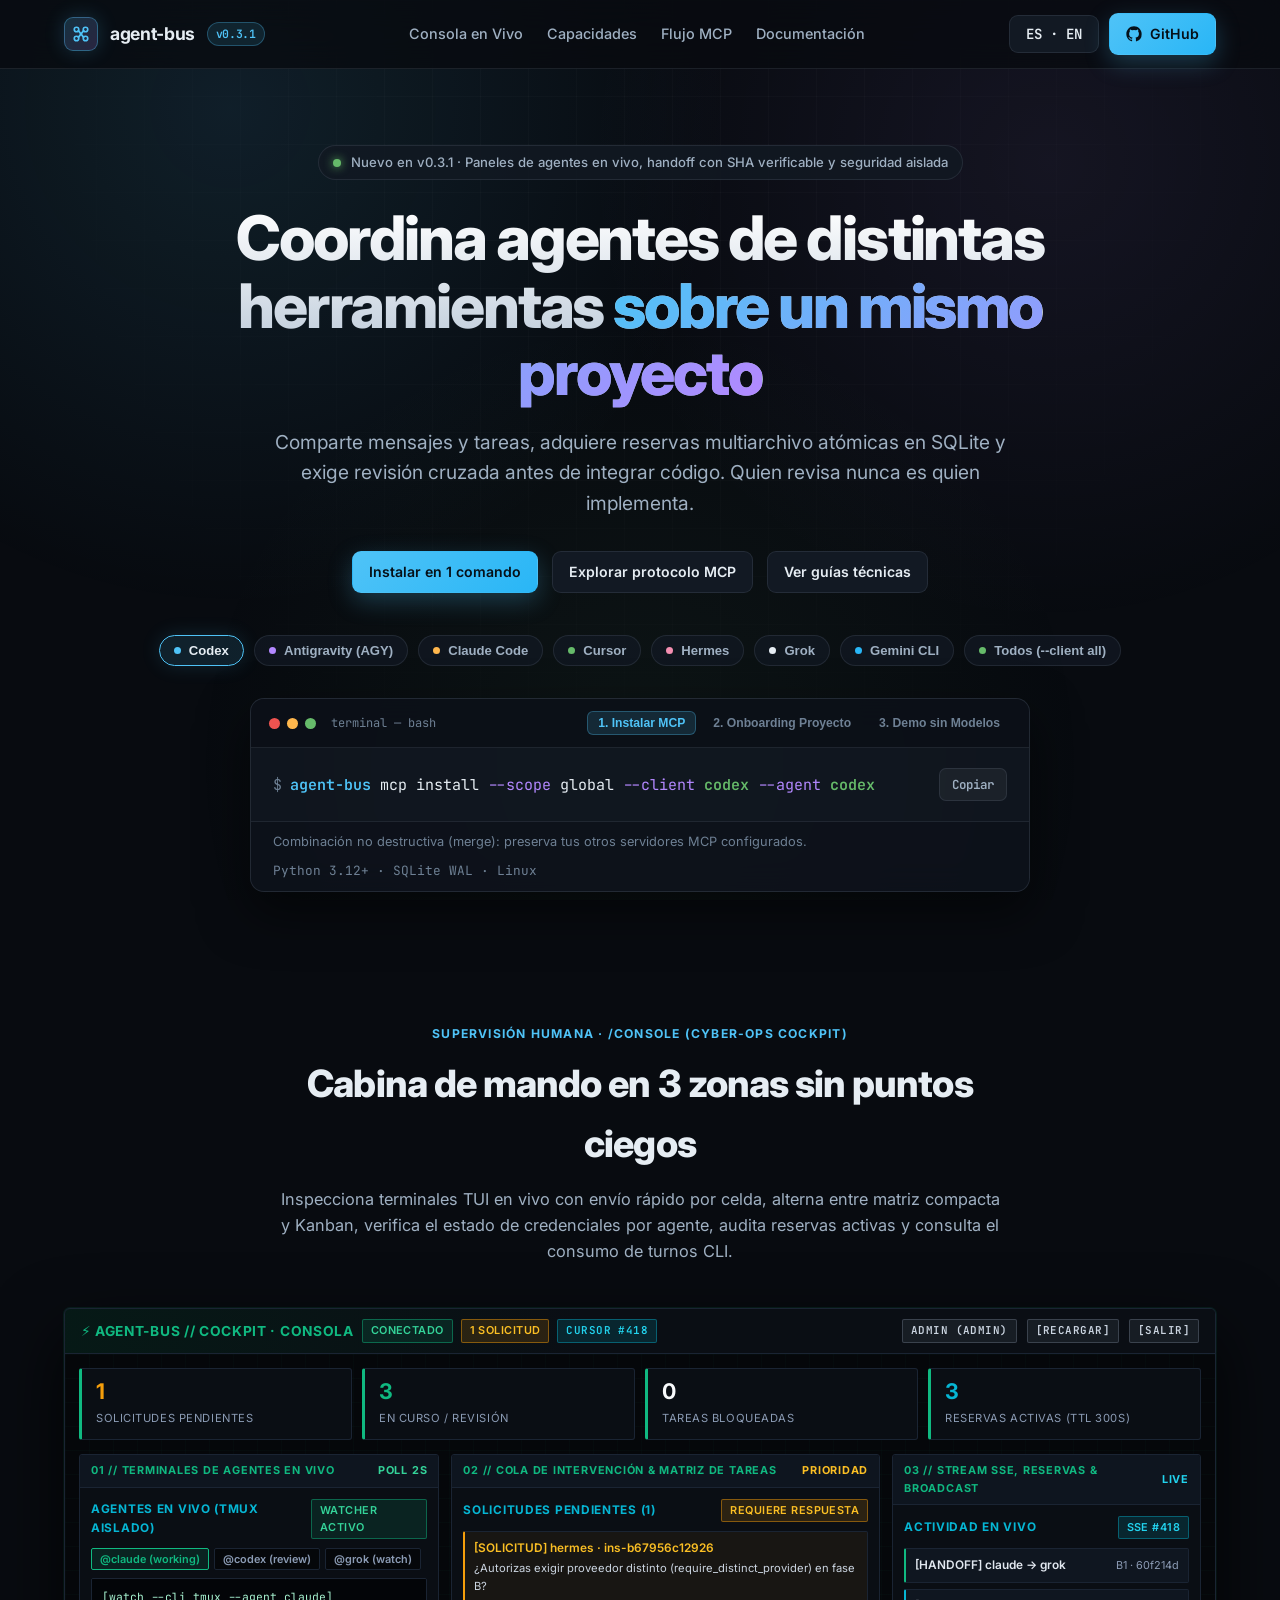
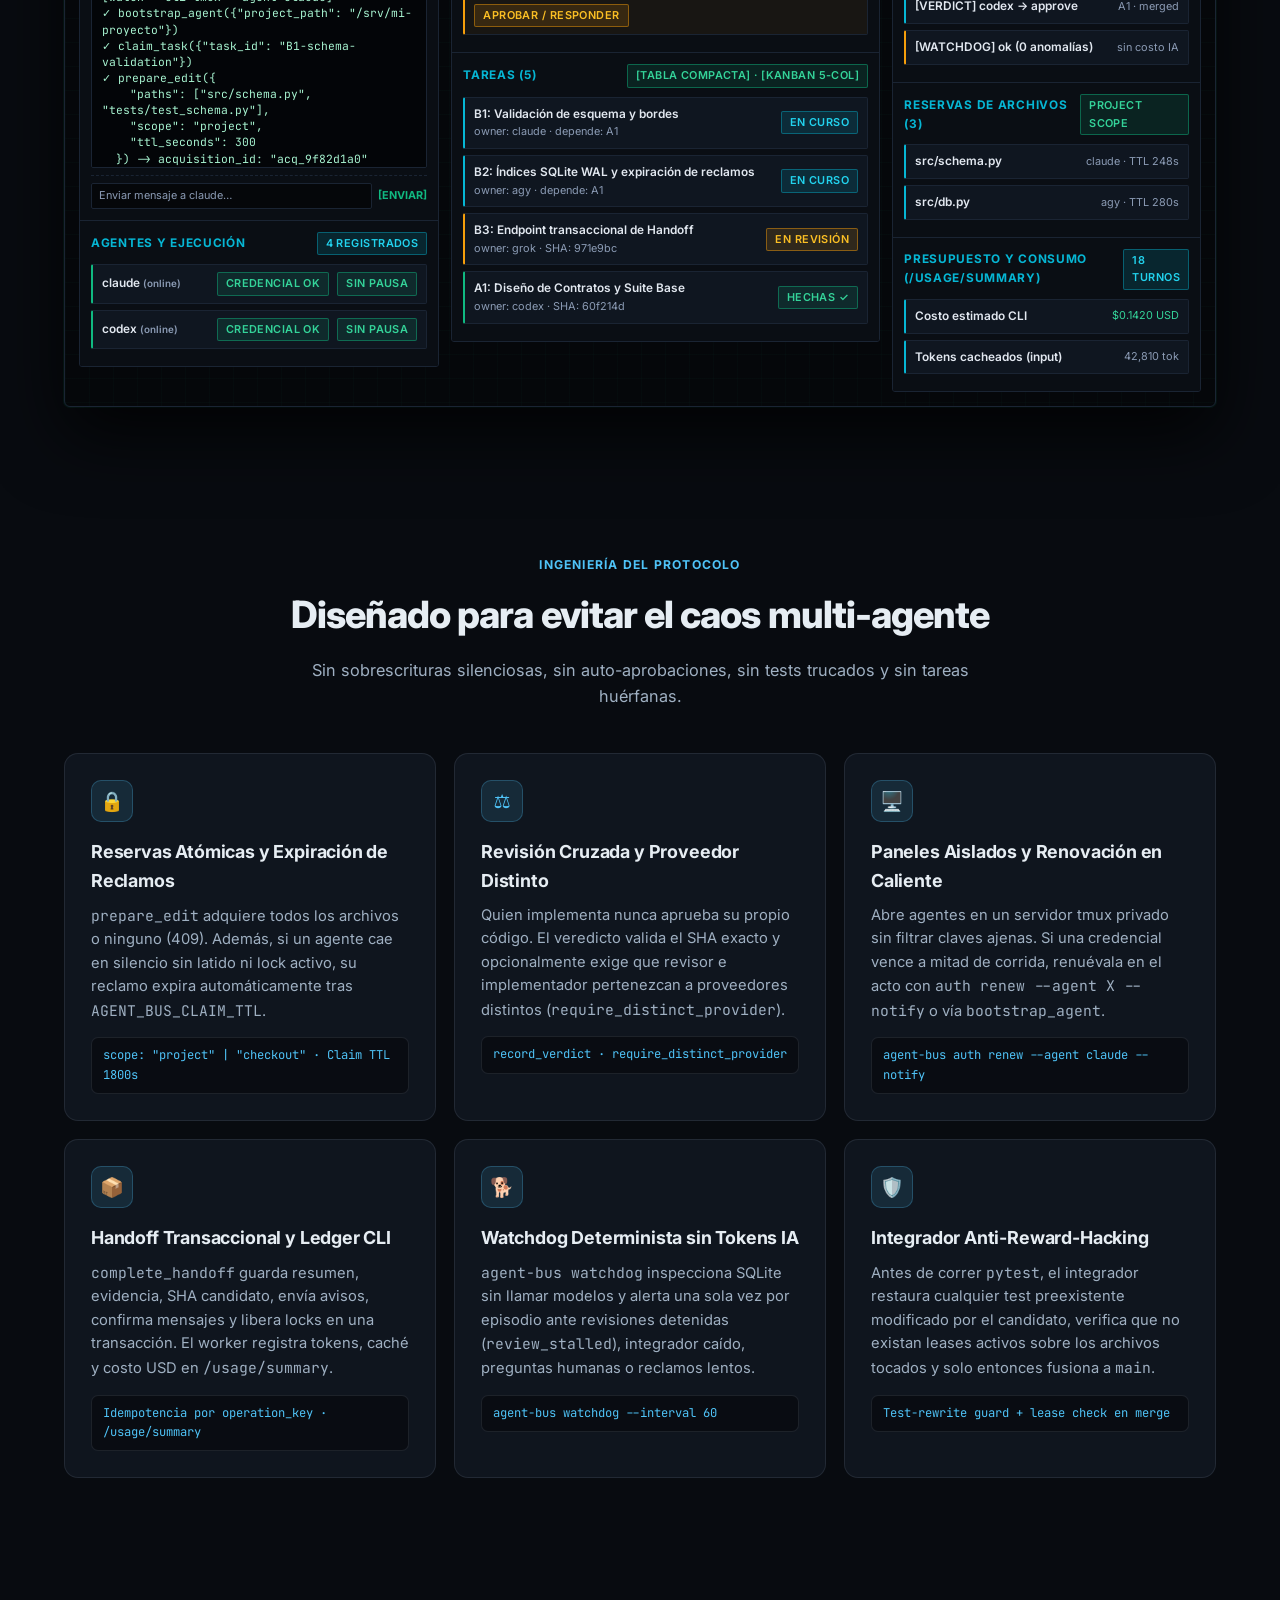
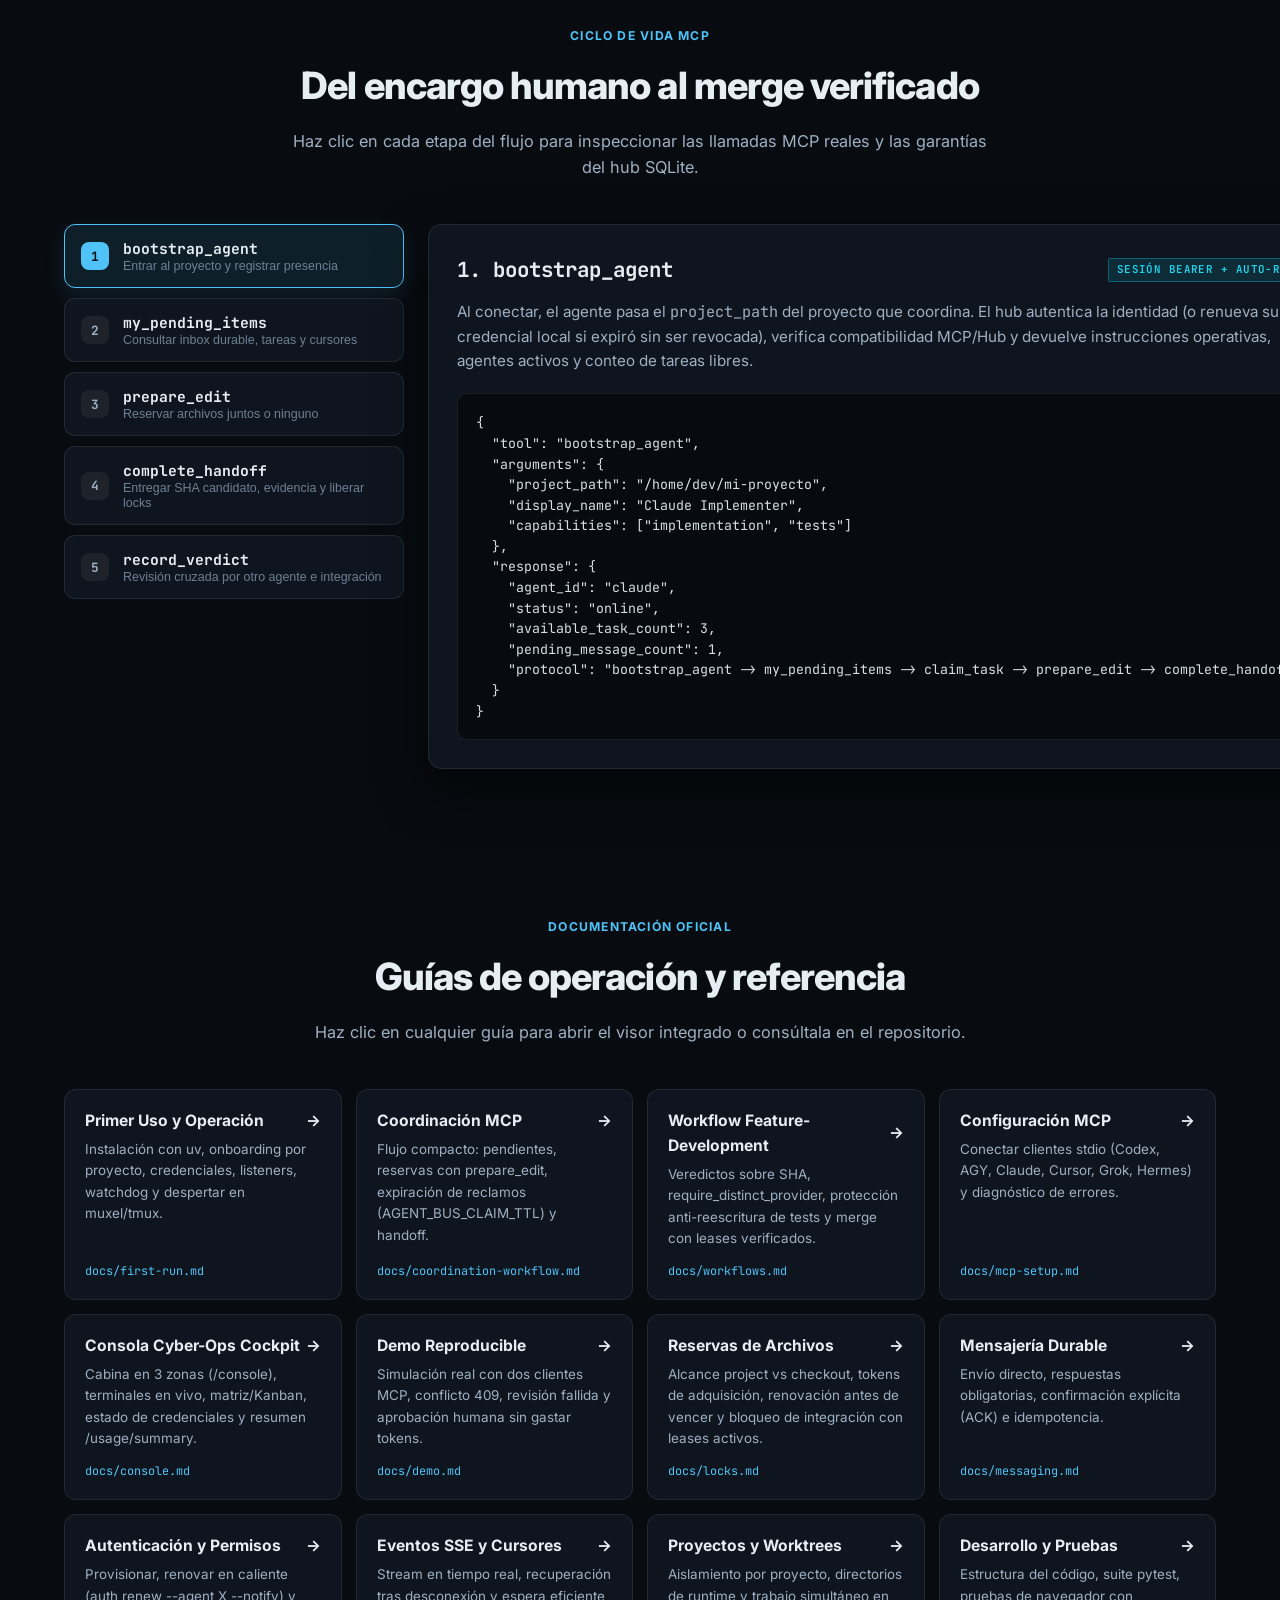
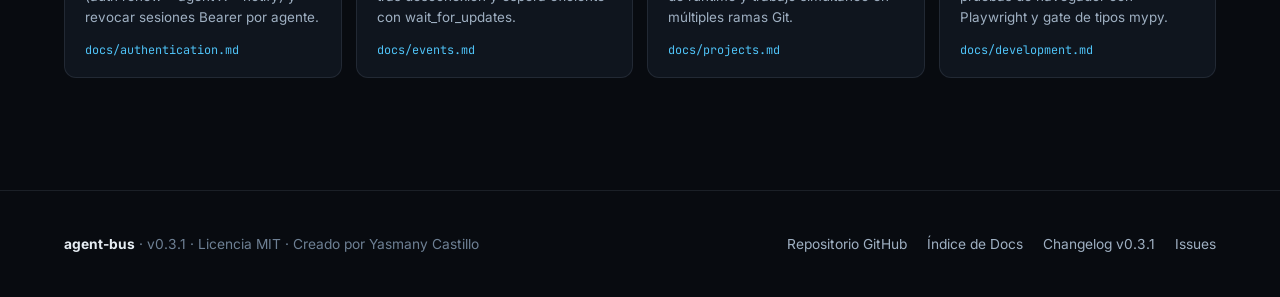
<file: docs/index.html>
<!DOCTYPE html>
<html lang="es" class="scroll-smooth">
<head>
  <meta charset="utf-8" />
  <meta name="viewport" content="width=device-width, initial-scale=1" />
  <title>agent-bus · Coordinación Multi-Agente por MCP</title>
  <meta name="description" content="Coordina agentes de IA (Claude, Codex, AGY, Cursor, Grok, Hermes, Gemini) sobre un mismo proyecto mediante MCP, reservas atómicas en SQLite, revisión cruzada e integración verificada." />
  <link rel="preconnect" href="https://fonts.googleapis.com" />
  <link rel="preconnect" href="https://fonts.gstatic.com" crossorigin />
  <link href="https://fonts.googleapis.com/css2?family=Inter:wght@400;500;600;700;800&family=JetBrains+Mono:wght@400;500;600&display=swap" rel="stylesheet" />
  <style>
    :root {
      --bg: #080b10;
      --bg-elevated: #0f141c;
      --panel: rgba(18, 25, 35, 0.78);
      --panel-solid: #121923;
      --panel-hover: #182230;
      --border: rgba(148, 163, 184, 0.14);
      --border-strong: rgba(79, 195, 247, 0.38);
      --text: #e6edf3;
      --text-secondary: #9fb0c2;
      --muted: #6e8094;
      --accent: #4fc3f7;
      --accent-glow: rgba(79, 195, 247, 0.18);
      --accent-deep: #0288d1;
      --ok: #66bb6a;
      --ok-bg: rgba(102, 187, 106, 0.12);
      --warn: #ffb74d;
      --warn-bg: rgba(255, 183, 77, 0.12);
      --danger: #ef5350;
      --danger-bg: rgba(239, 83, 80, 0.12);
      --purple: #b388ff;
      --purple-bg: rgba(179, 136, 255, 0.12);
      --radius: 14px;
      --radius-sm: 8px;
      --shadow: 0 20px 50px rgba(0, 0, 0, 0.55);
    }

    * {
      box-sizing: border-box;
      margin: 0;
      padding: 0;
    }

    body {
      font-family: 'Inter', -apple-system, BlinkMacSystemFont, system-ui, sans-serif;
      background-color: var(--bg);
      color: var(--text);
      line-height: 1.6;
      overflow-x: hidden;
      -webkit-font-smoothing: antialiased;
    }

    code, pre, .mono {
      font-family: 'JetBrains Mono', ui-monospace, SFMono-Regular, Menlo, monospace;
    }

    .ambient-bg {
      position: fixed;
      inset: 0;
      z-index: -1;
      pointer-events: none;
      background:
        radial-gradient(circle at 18% 12%, rgba(79, 195, 247, 0.11), transparent 38%),
        radial-gradient(circle at 82% 18%, rgba(179, 136, 255, 0.08), transparent 36%),
        radial-gradient(circle at 50% 85%, rgba(102, 187, 106, 0.06), transparent 45%);
    }

    .grid-overlay {
      position: fixed;
      inset: 0;
      z-index: -1;
      pointer-events: none;
      background-image:
        linear-gradient(to right, rgba(255,255,255,0.022) 1px, transparent 1px),
        linear-gradient(to bottom, rgba(255,255,255,0.022) 1px, transparent 1px);
      background-size: 48px 48px;
      mask-image: radial-gradient(ellipse at top, rgba(0,0,0,0.9) 20%, transparent 80%);
    }

    .container {
      max-width: 1200px;
      margin: 0 auto;
      padding: 0 24px;
    }

    /* Navbar */
    .navbar {
      position: sticky;
      top: 0;
      z-index: 100;
      backdrop-filter: blur(16px);
      -webkit-backdrop-filter: blur(16px);
      background: rgba(8, 11, 16, 0.78);
      border-bottom: 1px solid var(--border);
    }

    .navbar-inner {
      display: flex;
      align-items: center;
      justify-content: space-between;
      height: 68px;
      gap: 16px;
    }

    .brand {
      display: flex;
      align-items: center;
      gap: 12px;
      text-decoration: none;
      color: var(--text);
      font-weight: 700;
      font-size: 1.1rem;
      letter-spacing: -0.02em;
    }

    .brand-icon {
      width: 34px;
      height: 34px;
      border-radius: 9px;
      background: linear-gradient(135deg, rgba(79, 195, 247, 0.2), rgba(179, 136, 255, 0.2));
      border: 1px solid var(--border-strong);
      display: grid;
      place-items: center;
      color: var(--accent);
      box-shadow: 0 0 20px rgba(79, 195, 247, 0.2);
    }

    .version-pill {
      font-size: 0.72rem;
      font-weight: 600;
      padding: 2px 8px;
      border-radius: 999px;
      background: rgba(79, 195, 247, 0.12);
      color: var(--accent);
      border: 1px solid rgba(79, 195, 247, 0.3);
    }

    .nav-links {
      display: flex;
      align-items: center;
      gap: 24px;
    }

    .nav-links a {
      color: var(--text-secondary);
      text-decoration: none;
      font-size: 0.9rem;
      font-weight: 500;
      transition: color 0.2s;
    }

    .nav-links a:hover {
      color: var(--text);
    }

    .nav-actions {
      display: flex;
      align-items: center;
      gap: 10px;
    }

    .btn {
      display: inline-flex;
      align-items: center;
      gap: 8px;
      padding: 9px 16px;
      border-radius: 9px;
      font-size: 0.88rem;
      font-weight: 600;
      text-decoration: none;
      cursor: pointer;
      transition: all 0.2s ease;
      border: 1px solid var(--border);
      background: var(--panel-solid);
      color: var(--text);
    }

    .btn:hover {
      border-color: rgba(255, 255, 255, 0.28);
      background: var(--panel-hover);
      transform: translateY(-1px);
    }

    .btn-primary {
      background: linear-gradient(135deg, #4fc3f7 0%, #29b6f6 100%);
      color: #061018;
      border-color: transparent;
      box-shadow: 0 8px 24px rgba(79, 195, 247, 0.25);
    }

    .btn-primary:hover {
      background: linear-gradient(135deg, #81d4fa 0%, #4fc3f7 100%);
      box-shadow: 0 10px 28px rgba(79, 195, 247, 0.38);
      color: #040b11;
    }

    /* Hero Section */
    .hero {
      padding: 76px 0 56px;
      text-align: center;
      position: relative;
    }

    .hero-eyebrow {
      display: inline-flex;
      align-items: center;
      gap: 10px;
      padding: 6px 14px;
      border-radius: 999px;
      background: rgba(18, 25, 35, 0.85);
      border: 1px solid var(--border);
      color: var(--text-secondary);
      font-size: 0.82rem;
      font-weight: 500;
      margin-bottom: 24px;
    }

    .pulse-dot {
      width: 8px;
      height: 8px;
      border-radius: 50%;
      background: var(--ok);
      box-shadow: 0 0 10px var(--ok);
      animation: pulse 2s infinite;
    }

    @keyframes pulse {
      0%, 100% { opacity: 1; transform: scale(1); }
      50% { opacity: 0.55; transform: scale(1.2); }
    }

    .hero h1 {
      font-size: clamp(2.3rem, 4.8vw, 3.9rem);
      font-weight: 800;
      letter-spacing: -0.035em;
      line-height: 1.1;
      max-width: 920px;
      margin: 0 auto 20px;
      background: linear-gradient(180deg, #ffffff 0%, #a5b8cc 100%);
      -webkit-background-clip: text;
      -webkit-text-fill-color: transparent;
    }

    .hero h1 .accent-word {
      background: linear-gradient(135deg, #4fc3f7 0%, #b388ff 100%);
      -webkit-background-clip: text;
      -webkit-text-fill-color: transparent;
    }

    .hero-subtitle {
      font-size: clamp(1.02rem, 1.7vw, 1.2rem);
      color: var(--text-secondary);
      max-width: 740px;
      margin: 0 auto 32px;
      font-weight: 400;
    }

    .hero-cta {
      display: flex;
      justify-content: center;
      align-items: center;
      gap: 14px;
      flex-wrap: wrap;
      margin-bottom: 42px;
    }

    .agents-strip {
      display: flex;
      justify-content: center;
      align-items: center;
      gap: 10px;
      flex-wrap: wrap;
      margin-bottom: 32px;
    }

    .agent-chip {
      display: inline-flex;
      align-items: center;
      gap: 8px;
      padding: 7px 14px;
      border-radius: 999px;
      background: rgba(18, 25, 35, 0.75);
      border: 1px solid var(--border);
      font-size: 0.82rem;
      font-weight: 600;
      color: var(--text-secondary);
      cursor: pointer;
      transition: all 0.18s ease;
    }

    .agent-chip:hover, .agent-chip.active {
      border-color: var(--accent);
      color: var(--text);
      background: rgba(79, 195, 247, 0.12);
      box-shadow: 0 0 20px rgba(79, 195, 247, 0.14);
    }

    .agent-chip .dot {
      width: 7px;
      height: 7px;
      border-radius: 50%;
    }

    /* Quick Install Box */
    .install-card {
      max-width: 780px;
      margin: 0 auto;
      background: var(--panel);
      backdrop-filter: blur(16px);
      border: 1px solid var(--border);
      border-radius: var(--radius);
      box-shadow: var(--shadow);
      overflow: hidden;
      text-align: left;
    }

    .install-header {
      display: flex;
      align-items: center;
      justify-content: space-between;
      padding: 12px 18px;
      background: rgba(10, 14, 20, 0.7);
      border-bottom: 1px solid var(--border);
      flex-wrap: wrap;
      gap: 10px;
    }

    .window-dots {
      display: flex;
      gap: 7px;
      align-items: center;
    }

    .window-dot {
      width: 11px;
      height: 11px;
      border-radius: 50%;
      display: inline-block;
    }

    .install-tabs {
      display: flex;
      gap: 6px;
      flex-wrap: wrap;
    }

    .install-tab {
      background: transparent;
      border: 1px solid transparent;
      color: var(--muted);
      font-size: 0.76rem;
      font-weight: 600;
      padding: 4px 10px;
      border-radius: 6px;
      cursor: pointer;
      transition: all 0.15s;
    }

    .install-tab.active {
      background: rgba(79, 195, 247, 0.14);
      color: var(--accent);
      border-color: rgba(79, 195, 247, 0.3);
    }

    .install-body {
      padding: 20px 22px;
      display: flex;
      align-items: center;
      justify-content: space-between;
      gap: 16px;
    }

    .install-cmd {
      font-size: 0.94rem;
      color: var(--text);
      overflow-x: auto;
      white-space: nowrap;
    }

    .install-cmd .prompt { color: var(--muted); user-select: none; margin-right: 8px; }
    .install-cmd .bin { color: var(--accent); font-weight: 600; }
    .install-cmd .flag { color: var(--purple); }
    .install-cmd .val { color: var(--ok); font-weight: 600; }

    .copy-btn {
      background: rgba(255,255,255,0.05);
      border: 1px solid var(--border);
      color: var(--text-secondary);
      padding: 7px 12px;
      border-radius: 7px;
      font-size: 0.78rem;
      font-weight: 600;
      cursor: pointer;
      flex-shrink: 0;
      transition: all 0.15s;
    }

    .copy-btn:hover {
      color: var(--text);
      border-color: var(--accent);
      background: rgba(79, 195, 247, 0.12);
    }

    .install-footer {
      padding: 10px 22px;
      background: rgba(10, 14, 20, 0.45);
      border-top: 1px solid var(--border);
      font-size: 0.8rem;
      color: var(--muted);
      display: flex;
      justify-content: space-between;
      flex-wrap: wrap;
      gap: 8px;
    }

    /* Section Headers */
    section {
      padding: 72px 0;
    }

    .section-header {
      text-align: center;
      max-width: 720px;
      margin: 0 auto 44px;
    }

    .section-tag {
      display: inline-block;
      font-size: 0.76rem;
      font-weight: 700;
      text-transform: uppercase;
      letter-spacing: 0.1em;
      color: var(--accent);
      margin-bottom: 10px;
    }

    .section-title {
      font-size: clamp(1.75rem, 3vw, 2.35rem);
      font-weight: 800;
      letter-spacing: -0.025em;
      margin-bottom: 12px;
    }

    .section-desc {
      color: var(--text-secondary);
      font-size: 1.02rem;
    }

    /* Interactive Console Showcase — Cyber-Ops Terminal Cockpit */
    .console-frame {
      background: #05070a;
      border: 1px solid #1a2433;
      border-radius: 6px;
      box-shadow: 0 28px 70px rgba(0, 0, 0, 0.78), 0 0 0 1px rgba(16, 185, 129, 0.12);
      overflow: hidden;
      font-family: var(--mono);
    }

    .console-topbar {
      display: flex;
      align-items: center;
      gap: 10px;
      padding: 10px 16px;
      background: linear-gradient(90deg, rgba(16, 185, 129, 0.1) 0%, #0a0e14 45%);
      border-bottom: 1px solid #1a2433;
      flex-wrap: wrap;
    }

    .console-title {
      font-weight: 700;
      font-size: 0.86rem;
      letter-spacing: 0.05em;
      text-transform: uppercase;
      color: #10b981;
      display: flex;
      align-items: center;
      gap: 8px;
    }

    .c-badge {
      padding: 2px 8px;
      border-radius: 2px;
      font-size: 0.68rem;
      font-weight: 600;
      letter-spacing: 0.04em;
      text-transform: uppercase;
      background: rgba(148, 163, 184, 0.1);
      border: 1px solid rgba(148, 163, 184, 0.28);
      color: #cbd5e1;
    }

    .c-badge.live {
      background: rgba(16, 185, 129, 0.12);
      border-color: rgba(16, 185, 129, 0.45);
      color: #34d399;
    }
    .c-badge.warn {
      background: rgba(245, 158, 11, 0.14);
      border-color: rgba(245, 158, 11, 0.45);
      color: #fbbf24;
    }
    .c-badge.info {
      background: rgba(6, 182, 212, 0.14);
      border-color: rgba(6, 182, 212, 0.4);
      color: #22d3ee;
    }

    .console-body {
      padding: 14px;
      background-image:
        linear-gradient(rgba(16, 185, 129, 0.025) 1px, transparent 1px),
        linear-gradient(90deg, rgba(16, 185, 129, 0.025) 1px, transparent 1px);
      background-size: 24px 24px;
    }

    .console-summary {
      display: grid;
      grid-template-columns: repeat(4, minmax(0, 1fr));
      gap: 10px;
      margin-bottom: 14px;
    }

    .stat-box {
      background: #0a0e14;
      border: 1px solid #1a2433;
      border-left: 3px solid #10b981;
      border-radius: 3px;
      padding: 10px 14px;
    }

    .stat-box strong {
      display: block;
      font-size: 1.35rem;
      color: #f8fafc;
      line-height: 1.15;
    }

    .stat-box span {
      font-size: 0.7rem;
      text-transform: uppercase;
      letter-spacing: 0.05em;
      color: #8b9bb4;
    }

    .console-grid {
      display: grid;
      grid-template-columns: 1.05fr 1.25fr 0.9fr;
      gap: 12px;
      align-items: start;
    }

    @media (max-width: 1024px) {
      .console-grid { grid-template-columns: 1fr; }
      .console-summary { grid-template-columns: repeat(2, 1fr); }
    }

    .c-zone {
      background: rgba(10, 14, 20, 0.85);
      border: 1px solid #1a2433;
      border-radius: 3px;
      overflow: hidden;
    }

    .c-zone-head {
      padding: 7px 11px;
      background: rgba(15, 22, 32, 0.95);
      border-bottom: 1px solid #1a2433;
      font-size: 0.68rem;
      font-weight: 700;
      letter-spacing: 0.07em;
      text-transform: uppercase;
      color: #10b981;
      display: flex;
      justify-content: space-between;
      align-items: center;
    }

    .c-card {
      background: #0a0e14;
      border-bottom: 1px solid #1a2433;
      padding: 11px;
    }

    .c-card:last-child {
      border-bottom: none;
    }

    .c-card h3 {
      font-size: 0.74rem;
      text-transform: uppercase;
      letter-spacing: 0.06em;
      color: #06b6d4;
      margin-bottom: 9px;
      display: flex;
      align-items: center;
      justify-content: space-between;
    }

    .matrix-row {
      background: #0f1620;
      border: 1px solid #1a2433;
      border-left: 2px solid #06b6d4;
      border-radius: 2px;
      padding: 7px 9px;
      margin-bottom: 6px;
      font-size: 0.74rem;
      display: flex;
      justify-content: space-between;
      align-items: center;
      gap: 8px;
      flex-wrap: wrap;
    }

    .matrix-row .t-title {
      font-weight: 600;
      color: #e2e8f0;
    }

    .matrix-row .t-meta {
      font-size: 0.68rem;
      color: #8b9bb4;
      display: flex;
      gap: 8px;
      align-items: center;
    }

    .pane-screen {
      background: #030508;
      border: 1px solid #1a2433;
      border-radius: 2px;
      padding: 10px;
      font-size: 0.71rem;
      line-height: 1.42;
      color: #a7f3d0;
      height: 190px;
      overflow-y: auto;
      white-space: pre-wrap;
    }

    .pane-tabs {
      display: flex;
      gap: 5px;
      margin-bottom: 8px;
      flex-wrap: wrap;
    }

    .pane-tab {
      background: #05070a;
      border: 1px solid #1a2433;
      color: #8b9bb4;
      padding: 3px 8px;
      border-radius: 2px;
      font-size: 0.68rem;
      font-family: var(--mono);
      font-weight: 600;
      cursor: pointer;
    }

    .pane-tab.active {
      border-color: #10b981;
      color: #10b981;
      background: rgba(16, 185, 129, 0.12);
    }

    .pane-quickbar {
      display: flex;
      gap: 6px;
      margin-top: 7px;
      padding-top: 7px;
      border-top: 1px dashed #1a2433;
      font-size: 0.68rem;
      color: #8b9bb4;
      align-items: center;
    }

    .pane-quickbar span {
      flex: 1;
      background: #05070a;
      border: 1px solid #1a2433;
      padding: 3px 7px;
      border-radius: 2px;
    }

    /* Feature Bento Grid */
    .bento-grid {
      display: grid;
      grid-template-columns: repeat(3, 1fr);
      gap: 18px;
    }

    @media (max-width: 960px) {
      .bento-grid { grid-template-columns: repeat(2, 1fr); }
    }
    @media (max-width: 640px) {
      .bento-grid { grid-template-columns: 1fr; }
    }

    .bento-card {
      background: var(--panel);
      border: 1px solid var(--border);
      border-radius: var(--radius);
      padding: 26px;
      transition: all 0.22s ease;
      position: relative;
      overflow: hidden;
    }

    .bento-card:hover {
      border-color: rgba(79, 195, 247, 0.35);
      transform: translateY(-3px);
      box-shadow: 0 16px 40px rgba(0, 0, 0, 0.4);
    }

    .bento-icon {
      width: 42px;
      height: 42px;
      border-radius: 10px;
      display: grid;
      place-items: center;
      margin-bottom: 16px;
      font-size: 1.2rem;
      background: rgba(79, 195, 247, 0.12);
      color: var(--accent);
      border: 1px solid rgba(79, 195, 247, 0.25);
    }

    .bento-card h3 {
      font-size: 1.12rem;
      font-weight: 700;
      margin-bottom: 8px;
      letter-spacing: -0.01em;
    }

    .bento-card p {
      font-size: 0.92rem;
      color: var(--text-secondary);
      margin-bottom: 14px;
    }

    .bento-code {
      font-size: 0.76rem;
      padding: 8px 11px;
      background: rgba(8, 11, 16, 0.75);
      border: 1px solid var(--border);
      border-radius: 7px;
      color: var(--accent);
      display: block;
      overflow-x: auto;
    }

    /* Interactive Protocol Stepper */
    .workflow-layout {
      display: grid;
      grid-template-columns: 340px 1fr;
      gap: 24px;
      align-items: start;
    }

    @media (max-width: 900px) {
      .workflow-layout { grid-template-columns: 1fr; }
    }

    .step-list {
      display: flex;
      flex-direction: column;
      gap: 10px;
    }

    .step-btn {
      display: flex;
      align-items: center;
      gap: 14px;
      width: 100%;
      text-align: left;
      padding: 14px 16px;
      border-radius: 11px;
      background: var(--panel);
      border: 1px solid var(--border);
      color: var(--text);
      cursor: pointer;
      transition: all 0.18s;
    }

    .step-btn:hover {
      border-color: rgba(79, 195, 247, 0.3);
    }

    .step-btn.active {
      background: rgba(79, 195, 247, 0.11);
      border-color: var(--accent);
      box-shadow: 0 8px 25px rgba(79, 195, 247, 0.12);
    }

    .step-num {
      width: 28px;
      height: 28px;
      border-radius: 8px;
      background: rgba(255,255,255,0.06);
      color: var(--text-secondary);
      display: grid;
      place-items: center;
      font-size: 0.8rem;
      font-weight: 700;
      flex-shrink: 0;
    }

    .step-btn.active .step-num {
      background: var(--accent);
      color: #061018;
    }

    .step-info strong {
      display: block;
      font-size: 0.92rem;
    }

    .step-info span {
      font-size: 0.78rem;
      color: var(--muted);
    }

    .step-detail-panel {
      background: var(--panel);
      border: 1px solid var(--border);
      border-radius: var(--radius);
      padding: 28px;
      box-shadow: var(--shadow);
    }

    .step-detail-header {
      display: flex;
      align-items: center;
      justify-content: space-between;
      gap: 12px;
      margin-bottom: 14px;
      flex-wrap: wrap;
    }

    .step-detail-header h3 {
      font-size: 1.3rem;
      font-weight: 700;
    }

    .step-detail-desc {
      color: var(--text-secondary);
      font-size: 0.95rem;
      margin-bottom: 20px;
    }

    .code-block {
      background: #070a0e;
      border: 1px solid var(--border);
      border-radius: 10px;
      padding: 18px;
      font-size: 0.83rem;
      line-height: 1.55;
      color: #d7e0e8;
      overflow-x: auto;
    }

    /* Docs Table / Cards */
    .docs-grid {
      display: grid;
      grid-template-columns: repeat(auto-fill, minmax(270px, 1fr));
      gap: 14px;
    }

    .doc-link-card {
      display: flex;
      flex-direction: column;
      justify-content: space-between;
      padding: 18px 20px;
      border-radius: 12px;
      background: var(--panel);
      border: 1px solid var(--border);
      text-decoration: none;
      color: var(--text);
      transition: all 0.18s ease;
      cursor: pointer;
    }

    .doc-link-card:hover {
      border-color: var(--accent);
      transform: translateY(-2px);
      background: var(--panel-hover);
    }

    .doc-link-card h4 {
      font-size: 0.98rem;
      font-weight: 700;
      margin-bottom: 6px;
      display: flex;
      align-items: center;
      justify-content: space-between;
    }

    .doc-link-card p {
      font-size: 0.84rem;
      color: var(--text-secondary);
      margin-bottom: 12px;
    }

    .doc-path {
      font-size: 0.74rem;
      color: var(--accent);
    }

    /* Footer */
    footer {
      border-top: 1px solid var(--border);
      padding: 42px 0;
      margin-top: 40px;
      color: var(--muted);
      font-size: 0.86rem;
    }

    .footer-inner {
      display: flex;
      justify-content: space-between;
      align-items: center;
      flex-wrap: wrap;
      gap: 16px;
    }

    .footer-links {
      display: flex;
      gap: 20px;
      flex-wrap: wrap;
    }

    .footer-links a {
      color: var(--text-secondary);
      text-decoration: none;
    }

    .footer-links a:hover {
      color: var(--accent);
    }

    /* Built-in Doc Reader Modal */
    .doc-modal-backdrop {
      position: fixed;
      inset: 0;
      z-index: 200;
      background: rgba(4, 7, 11, 0.82);
      backdrop-filter: blur(8px);
      display: none;
      align-items: center;
      justify-content: center;
      padding: 24px;
    }
    .doc-modal-backdrop.open {
      display: flex;
    }
    .doc-modal {
      width: min(920px, 96vw);
      max-height: 88vh;
      background: #0f141c;
      border: 1px solid var(--border-strong);
      border-radius: 16px;
      box-shadow: 0 30px 90px rgba(0, 0, 0, 0.75);
      display: flex;
      flex-direction: column;
      overflow: hidden;
    }
    .doc-modal-header {
      display: flex;
      align-items: center;
      justify-content: space-between;
      padding: 14px 22px;
      background: #141c26;
      border-bottom: 1px solid var(--border);
      gap: 12px;
    }
    .doc-modal-body {
      padding: 28px 32px;
      overflow-y: auto;
      line-height: 1.7;
      color: var(--text);
      font-size: 0.95rem;
    }
    .doc-modal-body h1, .doc-modal-body h2, .doc-modal-body h3 {
      margin: 1.4em 0 0.6em;
      color: #fff;
      line-height: 1.3;
    }
    .doc-modal-body h1:first-child { margin-top: 0; }
    .doc-modal-body h2 { color: var(--accent); border-bottom: 1px solid var(--border); padding-bottom: 6px; }
    .doc-modal-body p, .doc-modal-body ul, .doc-modal-body ol { margin-bottom: 1em; color: var(--text-secondary); }
    .doc-modal-body ul, .doc-modal-body ol { padding-left: 1.5em; }
    .doc-modal-body li { margin-bottom: 0.35em; }
    .doc-modal-body pre {
      background: #070a0e;
      border: 1px solid var(--border);
      padding: 14px 16px;
      border-radius: 8px;
      overflow-x: auto;
      margin: 1em 0;
      color: #e6edf3;
      font-size: 0.84rem;
    }
    .doc-modal-body code {
      background: rgba(79, 195, 247, 0.1);
      color: var(--accent);
      padding: 2px 6px;
      border-radius: 4px;
      font-size: 0.85em;
    }
    .doc-modal-body pre code {
      background: none;
      color: inherit;
      padding: 0;
    }
    .doc-modal-body table {
      width: 100%;
      border-collapse: collapse;
      margin: 1.2em 0;
      font-size: 0.88rem;
    }
    .doc-modal-body th, .doc-modal-body td {
      border: 1px solid var(--border);
      padding: 9px 12px;
      text-align: left;
    }
    .doc-modal-body th {
      background: #141c26;
      color: var(--text);
    }

    @media (max-width: 768px) {
      .nav-links { display: none; }
    }
  </style>
</head>
<body>
  <div class="ambient-bg"></div>
  <div class="grid-overlay"></div>

  <!-- Top Navigation -->
  <header class="navbar">
    <div class="container navbar-inner">
      <a href="#" class="brand">
        <div class="brand-icon">
          <svg width="18" height="18" viewBox="0 0 24 24" fill="none" stroke="currentColor" stroke-width="2.2" stroke-linecap="round" stroke-linejoin="round">
            <circle cx="6" cy="6" r="3"></circle>
            <circle cx="18" cy="6" r="3"></circle>
            <circle cx="6" cy="18" r="3"></circle>
            <circle cx="18" cy="18" r="3"></circle>
            <line x1="8.5" y1="7.5" x2="15.5" y2="16.5"></line>
            <line x1="15.5" y1="7.5" x2="8.5" y2="16.5"></line>
          </svg>
        </div>
        <span>agent-bus</span>
        <span class="version-pill mono">v0.3.1</span>
      </a>

      <nav class="nav-links">
        <a href="#consola" data-i18n="nav_console">Consola en Vivo</a>
        <a href="#arquitectura" data-i18n="nav_features">Capacidades</a>
        <a href="#flujo-mcp" data-i18n="nav_workflow">Flujo MCP</a>
        <a href="#docs" data-i18n="nav_docs">Documentación</a>
      </nav>

      <div class="nav-actions">
        <button class="btn mono" id="langToggle" type="button" title="Cambiar idioma / Switch language">ES · EN</button>
        <a class="btn btn-primary" href="https://github.com/yasmanycastillo/agent-bus" target="_blank" rel="noopener">
          <svg width="16" height="16" viewBox="0 0 24 24" fill="currentColor"><path d="M12 .5C5.65.5.5 5.65.5 12c0 5.09 3.29 9.4 7.86 10.92.58.11.79-.25.79-.56v-2.01c-3.2.7-3.88-1.38-3.88-1.38-.52-1.33-1.28-1.68-1.28-1.68-1.05-.71.08-.7.08-.7 1.16.08 1.77 1.19 1.77 1.19 1.03 1.76 2.7 1.25 3.36.96.1-.75.4-1.25.73-1.54-2.55-.29-5.24-1.28-5.24-5.68 0-1.26.45-2.28 1.18-3.09-.12-.29-.51-1.46.11-3.05 0 0 .97-.31 3.17 1.18a11.05 11.05 0 0 1 5.78 0c2.2-1.49 3.16-1.18 3.16-1.18.63 1.59.24 2.76.12 3.05.74.81 1.18 1.83 1.18 3.09 0 4.41-2.69 5.38-5.26 5.67.41.36.78 1.06.78 2.14v3.17c0 .31.21.68.8.56A11.51 11.51 0 0 0 23.5 12C23.5 5.65 18.35.5 12 .5Z"/></svg>
          <span>GitHub</span>
        </a>
      </div>
    </div>
  </header>

  <!-- Hero Section -->
  <main>
    <section class="hero">
      <div class="container">
        <div class="hero-eyebrow">
          <span class="pulse-dot"></span>
          <span data-i18n="hero_badge">Nuevo en v0.3.1 · Paneles de agentes en vivo, handoff con SHA verificable y seguridad aislada</span>
        </div>

        <h1 data-i18n="hero_title">
          Coordina agentes de distintas herramientas <span class="accent-word">sobre un mismo proyecto</span>
        </h1>

        <p class="hero-subtitle" data-i18n="hero_subtitle">
          Comparte mensajes y tareas, adquiere reservas multiarchivo atómicas en SQLite y exige revisión cruzada antes de integrar código. Quien revisa nunca es quien implementa.
        </p>

        <div class="hero-cta">
          <a href="#instalacion" class="btn btn-primary" data-i18n="cta_install">Instalar en 1 comando</a>
          <a href="#flujo-mcp" class="btn" data-i18n="cta_protocol">Explorar protocolo MCP</a>
          <a href="#docs" class="btn" data-i18n="cta_guides">Ver guías técnicas</a>
        </div>

        <!-- Supported Clients Strip -->
        <div class="agents-strip" id="instalacion">
          <button class="agent-chip active" data-client="codex"><span class="dot" style="background:#4fc3f7"></span>Codex</button>
          <button class="agent-chip" data-client="agy"><span class="dot" style="background:#b388ff"></span>Antigravity (AGY)</button>
          <button class="agent-chip" data-client="claude"><span class="dot" style="background:#ffb74d"></span>Claude Code</button>
          <button class="agent-chip" data-client="cursor"><span class="dot" style="background:#66bb6a"></span>Cursor</button>
          <button class="agent-chip" data-client="hermes"><span class="dot" style="background:#f48fb1"></span>Hermes</button>
          <button class="agent-chip" data-client="grok"><span class="dot" style="background:#e6edf3"></span>Grok</button>
          <button class="agent-chip" data-client="gemini"><span class="dot" style="background:#29b6f6"></span>Gemini CLI</button>
          <button class="agent-chip" data-client="all"><span class="dot" style="background:#66bb6a"></span>Todos (--client all)</button>
        </div>

        <!-- Interactive Command Card -->
        <div class="install-card">
          <div class="install-header">
            <div class="window-dots">
              <span class="window-dot" style="background:#ef5350"></span>
              <span class="window-dot" style="background:#ffb74d"></span>
              <span class="window-dot" style="background:#66bb6a"></span>
              <span class="mono" style="font-size:0.75rem; color:var(--muted); margin-left:8px;">terminal — bash</span>
            </div>
            <div class="install-tabs">
              <button class="install-tab active" data-mode="mcp" data-i18n="tab_mcp">1. Instalar MCP</button>
              <button class="install-tab" data-mode="onboard" data-i18n="tab_onboard">2. Onboarding Proyecto</button>
              <button class="install-tab" data-mode="demo" data-i18n="tab_demo">3. Demo sin Modelos</button>
            </div>
          </div>
          <div class="install-body">
            <div class="install-cmd mono" id="commandDisplay">
              <span class="prompt">$</span><span class="bin">agent-bus</span> mcp install <span class="flag">--scope</span> global <span class="flag">--client</span> <span class="val">codex</span> <span class="flag">--agent</span> <span class="val">codex</span>
            </div>
            <button class="copy-btn mono" id="copyBtn" type="button">Copiar</button>
          </div>
          <div class="install-footer">
            <span id="commandHint" data-i18n="cmd_hint_mcp">Combinación no destructiva (merge): preserva tus otros servidores MCP configurados.</span>
            <span class="mono">Python 3.12+ · SQLite WAL · Linux</span>
          </div>
        </div>
      </div>
    </section>

    <!-- Interactive Console Preview Section -->
    <section id="consola">
      <div class="container">
        <div class="section-header">
          <span class="section-tag" data-i18n="console_tag">Supervisión Humana · /console (Cyber-Ops Cockpit)</span>
          <h2 class="section-title" data-i18n="console_title">Cabina de mando en 3 zonas sin puntos ciegos</h2>
          <p class="section-desc" data-i18n="console_desc">
            Inspecciona terminales TUI en vivo con envío rápido por celda, alterna entre matriz compacta y Kanban, verifica el estado de credenciales por agente, audita reservas activas y consulta el consumo de turnos CLI.
          </p>
        </div>

        <div class="console-frame">
          <div class="console-topbar">
            <div class="console-title">
              <span>⚡ AGENT-BUS // COCKPIT · Consola</span>
              <span class="c-badge live">Conectado</span>
              <span class="c-badge warn">1 solicitud</span>
              <span class="c-badge info mono">cursor #418</span>
            </div>
            <div style="flex:1"></div>
            <span class="c-badge mono">admin (admin)</span>
            <span class="c-badge mono">[RECARGAR]</span>
            <span class="c-badge mono">[SALIR]</span>
          </div>

          <div class="console-body">
            <div class="console-summary">
              <div class="stat-box">
                <strong style="color:#f59e0b">1</strong>
                <span data-i18n="stat_agents">Solicitudes pendientes</span>
              </div>
              <div class="stat-box">
                <strong style="color:#10b981">3</strong>
                <span data-i18n="stat_locks">En curso / revisión</span>
              </div>
              <div class="stat-box">
                <strong>0</strong>
                <span data-i18n="stat_reviews">Tareas bloqueadas</span>
              </div>
              <div class="stat-box">
                <strong style="color:#06b6d4">3</strong>
                <span data-i18n="stat_gate">Reservas activas (TTL 300s)</span>
              </div>
            </div>

            <div class="console-grid">
              <!-- ZONA 01: Terminales de Agentes en Vivo + Estado de Credenciales -->
              <div class="c-zone">
                <div class="c-zone-head">
                  <span>01 // TERMINALES DE AGENTES EN VIVO</span>
                  <span style="color:#34d399">POLL 2S</span>
                </div>
                <div class="c-card">
                  <h3>
                    <span data-i18n="panes_title">Agentes en Vivo (tmux aislado)</span>
                    <span class="c-badge live">watcher activo</span>
                  </h3>
                  <div class="pane-tabs">
                    <button class="pane-tab active" data-pane="claude">@claude (working)</button>
                    <button class="pane-tab" data-pane="codex">@codex (review)</button>
                    <button class="pane-tab" data-pane="grok">@grok (watch)</button>
                  </div>
                  <pre class="pane-screen mono" id="paneScreen">[watch --cli tmux --agent claude]
✓ bootstrap_agent({"project_path": "/srv/mi-proyecto"})
✓ claim_task({"task_id": "B1-schema-validation"})
✓ prepare_edit({
    "paths": ["src/schema.py", "tests/test_schema.py"],
    "scope": "project",
    "ttl_seconds": 300
  }) -> acquisition_id: "acq_9f82d1a0"

$ uv run pytest tests/test_schema.py -q
......                                                   [100%]
6 passed in 0.42s

✓ complete_handoff({
    "task_id": "B1-schema-validation",
    "candidate_sha": "60f214d8a9c1e402b77f3910c218a9b2d3e4f5a6",
    "evidence": {"tests": "6 passed in 0.42s"}
  })</pre>
                  <div class="pane-quickbar">
                    <span>Enviar mensaje a claude…</span>
                    <strong style="color:#10b981">[ENVIAR]</strong>
                  </div>
                </div>
                <div class="c-card">
                  <h3>
                    <span>Agentes y ejecución</span>
                    <span class="c-badge info">4 registrados</span>
                  </h3>
                  <div class="matrix-row" style="border-left-color:#10b981">
                    <span class="t-title">claude <small style="color:#8b9bb4">(online)</small></span>
                    <div class="t-meta">
                      <span class="c-badge live">credencial ok</span>
                      <span class="c-badge live">sin pausa</span>
                    </div>
                  </div>
                  <div class="matrix-row" style="border-left-color:#10b981">
                    <span class="t-title">codex <small style="color:#8b9bb4">(online)</small></span>
                    <div class="t-meta">
                      <span class="c-badge live">credencial ok</span>
                      <span class="c-badge live">sin pausa</span>
                    </div>
                  </div>
                </div>
              </div>

              <!-- ZONA 02: Cola de Intervención & Matriz de Tareas -->
              <div class="c-zone">
                <div class="c-zone-head">
                  <span>02 // COLA DE INTERVENCIÓN &amp; MATRIZ DE TAREAS</span>
                  <span style="color:#fbbf24">PRIORIDAD</span>
                </div>
                <div class="c-card">
                  <h3>
                    <span>Solicitudes pendientes (1)</span>
                    <span class="c-badge warn">requiere respuesta</span>
                  </h3>
                  <div class="matrix-row" style="border-left-color:#f59e0b; background:rgba(245,158,11,0.06)">
                    <div>
                      <div class="t-title" style="color:#fbbf24">[SOLICITUD] hermes · ins-b67956c12926</div>
                      <div style="font-size:0.7rem; color:#cbd5e1; margin-top:2px;">¿Autorizas exigir proveedor distinto (require_distinct_provider) en fase B?</div>
                    </div>
                    <span class="c-badge warn">Aprobar / Responder</span>
                  </div>
                </div>
                <div class="c-card">
                  <h3>
                    <span data-i18n="kanban_title">Tareas (5)</span>
                    <span class="c-badge live">[TABLA COMPACTA] · [KANBAN 5-COL]</span>
                  </h3>
                  <div class="matrix-row">
                    <div>
                      <div class="t-title">B1: Validación de esquema y bordes</div>
                      <div class="t-meta">owner: claude · depende: A1</div>
                    </div>
                    <span class="c-badge info">En curso</span>
                  </div>
                  <div class="matrix-row">
                    <div>
                      <div class="t-title">B2: Índices SQLite WAL y expiración de reclamos</div>
                      <div class="t-meta">owner: agy · depende: A1</div>
                    </div>
                    <span class="c-badge info">En curso</span>
                  </div>
                  <div class="matrix-row" style="border-left-color:#f59e0b">
                    <div>
                      <div class="t-title">B3: Endpoint transaccional de Handoff</div>
                      <div class="t-meta">owner: grok · SHA: 971e9bc</div>
                    </div>
                    <span class="c-badge warn">En revisión</span>
                  </div>
                  <div class="matrix-row" style="border-left-color:#10b981">
                    <div>
                      <div class="t-title">A1: Diseño de Contratos y Suite Base</div>
                      <div class="t-meta">owner: codex · SHA: 60f214d</div>
                    </div>
                    <span class="c-badge live">Hechas ✓</span>
                  </div>
                </div>
              </div>

              <!-- ZONA 03: Stream SSE, Reservas & Consumo CLI -->
              <div class="c-zone">
                <div class="c-zone-head">
                  <span>03 // STREAM SSE, RESERVAS &amp; BROADCAST</span>
                  <span style="color:#22d3ee">LIVE</span>
                </div>
                <div class="c-card">
                  <h3>
                    <span>Actividad en vivo</span>
                    <span class="c-badge info">SSE #418</span>
                  </h3>
                  <div class="matrix-row" style="border-left-color:#10b981">
                    <span class="t-title">[HANDOFF] claude → grok</span>
                    <span class="t-meta">B1 · 60f214d</span>
                  </div>
                  <div class="matrix-row" style="border-left-color:#06b6d4">
                    <span class="t-title">[VERDICT] codex → approve</span>
                    <span class="t-meta">A1 · merged</span>
                  </div>
                  <div class="matrix-row" style="border-left-color:#f59e0b">
                    <span class="t-title">[WATCHDOG] ok (0 anomalías)</span>
                    <span class="t-meta">sin costo IA</span>
                  </div>
                </div>
                <div class="c-card">
                  <h3>
                    <span>Reservas de archivos (3)</span>
                    <span class="c-badge live">project scope</span>
                  </h3>
                  <div class="matrix-row">
                    <span class="t-title">src/schema.py</span>
                    <span class="t-meta">claude · TTL 248s</span>
                  </div>
                  <div class="matrix-row">
                    <span class="t-title">src/db.py</span>
                    <span class="t-meta">agy · TTL 280s</span>
                  </div>
                </div>
                <div class="c-card">
                  <h3>
                    <span>Presupuesto y consumo (/usage/summary)</span>
                    <span class="c-badge info">18 turnos</span>
                  </h3>
                  <div class="matrix-row">
                    <span class="t-title">Costo estimado CLI</span>
                    <span class="t-meta" style="color:#34d399">$0.1420 USD</span>
                  </div>
                  <div class="matrix-row">
                    <span class="t-title">Tokens cacheados (input)</span>
                    <span class="t-meta">42,810 tok</span>
                  </div>
                </div>
              </div>
            </div>
          </div>
        </div>
      </div>
    </section>

    <!-- Architecture & Capabilities Bento -->
    <section id="arquitectura">
      <div class="container">
        <div class="section-header">
          <span class="section-tag" data-i18n="arch_tag">Ingeniería del Protocolo</span>
          <h2 class="section-title" data-i18n="arch_title">Diseñado para evitar el caos multi-agente</h2>
          <p class="section-desc" data-i18n="arch_desc">
            Sin sobrescrituras silenciosas, sin auto-aprobaciones, sin tests trucados y sin tareas huérfanas.
          </p>
        </div>

        <div class="bento-grid">
          <div class="bento-card">
            <div class="bento-icon">🔒</div>
            <h3 data-i18n="feat1_title">Reservas Atómicas y Expiración de Reclamos</h3>
            <p data-i18n="feat1_desc">
              <code>prepare_edit</code> adquiere todos los archivos o ninguno (409). Además, si un agente cae en silencio sin latido ni lock activo, su reclamo expira automáticamente tras <code>AGENT_BUS_CLAIM_TTL</code>.
            </p>
            <code class="bento-code mono">scope: "project" | "checkout" · Claim TTL 1800s</code>
          </div>

          <div class="bento-card">
            <div class="bento-icon">⚖️</div>
            <h3 data-i18n="feat2_title">Revisión Cruzada y Proveedor Distinto</h3>
            <p data-i18n="feat2_desc">
              Quien implementa nunca aprueba su propio código. El veredicto valida el SHA exacto y opcionalmente exige que revisor e implementador pertenezcan a proveedores distintos (<code>require_distinct_provider</code>).
            </p>
            <code class="bento-code mono">record_verdict · require_distinct_provider</code>
          </div>

          <div class="bento-card">
            <div class="bento-icon">🖥️</div>
            <h3 data-i18n="feat3_title">Paneles Aislados y Renovación en Caliente</h3>
            <p data-i18n="feat3_desc">
              Abre agentes en un servidor tmux privado sin filtrar claves ajenas. Si una credencial vence a mitad de corrida, renuévala en el acto con <code>auth renew --agent X --notify</code> o vía <code>bootstrap_agent</code>.
            </p>
            <code class="bento-code mono">agent-bus auth renew --agent claude --notify</code>
          </div>

          <div class="bento-card">
            <div class="bento-icon">📦</div>
            <h3 data-i18n="feat4_title">Handoff Transaccional y Ledger CLI</h3>
            <p data-i18n="feat4_desc">
              <code>complete_handoff</code> guarda resumen, evidencia, SHA candidato, envía avisos, confirma mensajes y libera locks en una transacción. El worker registra tokens, caché y costo USD en <code>/usage/summary</code>.
            </p>
            <code class="bento-code mono">Idempotencia por operation_key · /usage/summary</code>
          </div>

          <div class="bento-card">
            <div class="bento-icon">🐕</div>
            <h3 data-i18n="feat5_title">Watchdog Determinista sin Tokens IA</h3>
            <p data-i18n="feat5_desc">
              <code>agent-bus watchdog</code> inspecciona SQLite sin llamar modelos y alerta una sola vez por episodio ante revisiones detenidas (<code>review_stalled</code>), integrador caído, preguntas humanas o reclamos lentos.
            </p>
            <code class="bento-code mono">agent-bus watchdog --interval 60</code>
          </div>

          <div class="bento-card">
            <div class="bento-icon">🛡️</div>
            <h3 data-i18n="feat6_title">Integrador Anti-Reward-Hacking</h3>
            <p data-i18n="feat6_desc">
              Antes de correr <code>pytest</code>, el integrador restaura cualquier test preexistente modificado por el candidato, verifica que no existan leases activos sobre los archivos tocados y solo entonces fusiona a <code>main</code>.
            </p>
            <code class="bento-code mono">Test-rewrite guard + lease check en merge</code>
          </div>
        </div>
      </div>
    </section>

    <!-- Interactive MCP Protocol Stepper -->
    <section id="flujo-mcp">
      <div class="container">
        <div class="section-header">
          <span class="section-tag" data-i18n="flow_tag">Ciclo de Vida MCP</span>
          <h2 class="section-title" data-i18n="flow_title">Del encargo humano al merge verificado</h2>
          <p class="section-desc" data-i18n="flow_desc">
            Haz clic en cada etapa del flujo para inspeccionar las llamadas MCP reales y las garantías del hub SQLite.
          </p>
        </div>

        <div class="workflow-layout">
          <div class="step-list">
            <button class="step-btn active" data-step="0">
              <span class="step-num mono">1</span>
              <div class="step-info">
                <strong class="mono">bootstrap_agent</strong>
                <span data-i18n="step0_sub">Entrar al proyecto y registrar presencia</span>
              </div>
            </button>
            <button class="step-btn" data-step="1">
              <span class="step-num mono">2</span>
              <div class="step-info">
                <strong class="mono">my_pending_items</strong>
                <span data-i18n="step1_sub">Consultar inbox durable, tareas y cursores</span>
              </div>
            </button>
            <button class="step-btn" data-step="2">
              <span class="step-num mono">3</span>
              <div class="step-info">
                <strong class="mono">prepare_edit</strong>
                <span data-i18n="step2_sub">Reservar archivos juntos o ninguno</span>
              </div>
            </button>
            <button class="step-btn" data-step="3">
              <span class="step-num mono">4</span>
              <div class="step-info">
                <strong class="mono">complete_handoff</strong>
                <span data-i18n="step3_sub">Entregar SHA candidato, evidencia y liberar locks</span>
              </div>
            </button>
            <button class="step-btn" data-step="4">
              <span class="step-num mono">5</span>
              <div class="step-info">
                <strong class="mono">record_verdict</strong>
                <span data-i18n="step4_sub">Revisión cruzada por otro agente e integración</span>
              </div>
            </button>
          </div>

          <div class="step-detail-panel">
            <div class="step-detail-header">
              <h3 class="mono" id="stepTitle">1. bootstrap_agent</h3>
              <span class="c-badge info mono" id="stepBadge">Sesión Bearer + auto-renew</span>
            </div>
            <p class="step-detail-desc" id="stepDesc">
              Al conectar, el agente pasa el <code>project_path</code> del proyecto que coordina. El hub autentica la identidad (o renueva su credencial local si expiró sin ser revocada), verifica compatibilidad MCP/Hub y devuelve instrucciones operativas, agentes activos y conteo de tareas libres.
            </p>
            <pre class="code-block mono" id="stepCode">{
  "tool": "bootstrap_agent",
  "arguments": {
    "project_path": "/home/dev/mi-proyecto",
    "display_name": "Claude Implementer",
    "capabilities": ["implementation", "tests"]
  },
  "response": {
    "agent_id": "claude",
    "status": "online",
    "available_task_count": 3,
    "pending_message_count": 1,
    "protocol": "bootstrap_agent -> my_pending_items -> claim_task -> prepare_edit -> complete_handoff"
  }
}</pre>
          </div>
        </div>
      </div>
    </section>

    <!-- Complete Documentation Directory -->
    <section id="docs">
      <div class="container">
        <div class="section-header">
          <span class="section-tag" data-i18n="docs_tag">Documentación Oficial</span>
          <h2 class="section-title" data-i18n="docs_title">Guías de operación y referencia</h2>
          <p class="section-desc" data-i18n="docs_desc">
            Haz clic en cualquier guía para abrir el visor integrado o consúltala en el repositorio.
          </p>
        </div>

        <div class="docs-grid">
          <a class="doc-link-card" href="first-run.md" data-doc="first-run.md">
            <div>
              <h4><span>Primer Uso y Operación</span> <span>→</span></h4>
              <p>Instalación con uv, onboarding por proyecto, credenciales, listeners, watchdog y despertar en muxel/tmux.</p>
            </div>
            <span class="doc-path mono">docs/first-run.md</span>
          </a>

          <a class="doc-link-card" href="coordination-workflow.md" data-doc="coordination-workflow.md">
            <div>
              <h4><span>Coordinación MCP</span> <span>→</span></h4>
              <p>Flujo compacto: pendientes, reservas con prepare_edit, expiración de reclamos (AGENT_BUS_CLAIM_TTL) y handoff.</p>
            </div>
            <span class="doc-path mono">docs/coordination-workflow.md</span>
          </a>

          <a class="doc-link-card" href="workflows.md" data-doc="workflows.md">
            <div>
              <h4><span>Workflow Feature-Development</span> <span>→</span></h4>
              <p>Veredictos sobre SHA, require_distinct_provider, protección anti-reescritura de tests y merge con leases verificados.</p>
            </div>
            <span class="doc-path mono">docs/workflows.md</span>
          </a>

          <a class="doc-link-card" href="mcp-setup.md" data-doc="mcp-setup.md">
            <div>
              <h4><span>Configuración MCP</span> <span>→</span></h4>
              <p>Conectar clientes stdio (Codex, AGY, Claude, Cursor, Grok, Hermes) y diagnóstico de errores.</p>
            </div>
            <span class="doc-path mono">docs/mcp-setup.md</span>
          </a>

          <a class="doc-link-card" href="console.md" data-doc="console.md">
            <div>
              <h4><span>Consola Cyber-Ops Cockpit</span> <span>→</span></h4>
              <p>Cabina en 3 zonas (/console), terminales en vivo, matriz/Kanban, estado de credenciales y resumen /usage/summary.</p>
            </div>
            <span class="doc-path mono">docs/console.md</span>
          </a>

          <a class="doc-link-card" href="demo.md" data-doc="demo.md">
            <div>
              <h4><span>Demo Reproducible</span> <span>→</span></h4>
              <p>Simulación real con dos clientes MCP, conflicto 409, revisión fallida y aprobación humana sin gastar tokens.</p>
            </div>
            <span class="doc-path mono">docs/demo.md</span>
          </a>

          <a class="doc-link-card" href="locks.md" data-doc="locks.md">
            <div>
              <h4><span>Reservas de Archivos</span> <span>→</span></h4>
              <p>Alcance project vs checkout, tokens de adquisición, renovación antes de vencer y bloqueo de integración con leases activos.</p>
            </div>
            <span class="doc-path mono">docs/locks.md</span>
          </a>

          <a class="doc-link-card" href="messaging.md" data-doc="messaging.md">
            <div>
              <h4><span>Mensajería Durable</span> <span>→</span></h4>
              <p>Envío directo, respuestas obligatorias, confirmación explícita (ACK) e idempotencia.</p>
            </div>
            <span class="doc-path mono">docs/messaging.md</span>
          </a>

          <a class="doc-link-card" href="authentication.md" data-doc="authentication.md">
            <div>
              <h4><span>Autenticación y Permisos</span> <span>→</span></h4>
              <p>Provisionar, renovar en caliente (auth renew --agent X --notify) y revocar sesiones Bearer por agente.</p>
            </div>
            <span class="doc-path mono">docs/authentication.md</span>
          </a>

          <a class="doc-link-card" href="events.md" data-doc="events.md">
            <div>
              <h4><span>Eventos SSE y Cursores</span> <span>→</span></h4>
              <p>Stream en tiempo real, recuperación tras desconexión y espera eficiente con wait_for_updates.</p>
            </div>
            <span class="doc-path mono">docs/events.md</span>
          </a>

          <a class="doc-link-card" href="projects.md" data-doc="projects.md">
            <div>
              <h4><span>Proyectos y Worktrees</span> <span>→</span></h4>
              <p>Aislamiento por proyecto, directorios de runtime y trabajo simultáneo en múltiples ramas Git.</p>
            </div>
            <span class="doc-path mono">docs/projects.md</span>
          </a>

          <a class="doc-link-card" href="development.md" data-doc="development.md">
            <div>
              <h4><span>Desarrollo y Pruebas</span> <span>→</span></h4>
              <p>Estructura del código, suite pytest, pruebas de navegador con Playwright y gate de tipos mypy.</p>
            </div>
            <span class="doc-path mono">docs/development.md</span>
          </a>
        </div>
      </div>
    </section>
  </main>

  <!-- Built-in Markdown Reader Modal -->
  <div class="doc-modal-backdrop" id="docModalBackdrop">
    <div class="doc-modal">
      <div class="doc-modal-header">
        <span class="mono" style="color:var(--accent); font-weight:600;" id="docModalTitle">docs/first-run.md</span>
        <div style="display:flex; gap:10px; align-items:center;">
          <a class="btn" id="docGithubLink" href="https://github.com/yasmanycastillo/agent-bus/blob/main/docs/first-run.md" target="_blank" rel="noopener" style="padding:5px 12px; font-size:0.78rem;">Ver en GitHub ↗</a>
          <button class="btn mono" id="docModalClose" type="button" style="padding:5px 12px; font-size:0.78rem;">✕ Cerrar</button>
        </div>
      </div>
      <div class="doc-modal-body" id="docModalBody"></div>
    </div>
  </div>

  <footer>
    <div class="container footer-inner">
      <div>
        <strong style="color:var(--text)">agent-bus</strong> · v0.3.1 · Licencia MIT · Creado por Yasmany Castillo
      </div>
      <div class="footer-links">
        <a href="https://github.com/yasmanycastillo/agent-bus">Repositorio GitHub</a>
        <a href="README.md" data-doc="README.md">Índice de Docs</a>
        <a href="https://github.com/yasmanycastillo/agent-bus/blob/main/CHANGELOG.md">Changelog v0.3.1</a>
        <a href="https://github.com/yasmanycastillo/agent-bus/issues">Issues</a>
      </div>
    </div>
  </footer>

  <script>
    let selectedClient = 'codex';
    let selectedMode = 'mcp';
    let currentLang = 'es';

    const commandDisplay = document.getElementById('commandDisplay');
    const commandHint = document.getElementById('commandHint');
    const copyBtn = document.getElementById('copyBtn');

    function renderCommand() {
      if (selectedMode === 'mcp') {
        if (selectedClient === 'all') {
          commandDisplay.innerHTML = `<span class="prompt">$</span><span class="bin">agent-bus</span> mcp install <span class="flag">--client</span> <span class="val">all</span>`;
        } else {
          commandDisplay.innerHTML = `<span class="prompt">$</span><span class="bin">agent-bus</span> mcp install <span class="flag">--scope</span> global <span class="flag">--client</span> <span class="val">${selectedClient}</span> <span class="flag">--agent</span> <span class="val">${selectedClient}</span>`;
        }
        commandHint.textContent = currentLang === 'es'
          ? 'Combinación no destructiva (merge): preserva tus otros servidores MCP configurados.'
          : 'Non-destructive merge: preserves all your pre-existing MCP servers.';
      } else if (selectedMode === 'onboard') {
        commandDisplay.innerHTML = `<span class="prompt">$</span><span class="bin">uv</span> tool install agent-bus-coord && <span class="bin">agent-bus</span> <span class="flag">--project</span> /ruta/mi-proyecto onboard <span class="flag">--mcp-only</span>`;
        commandHint.textContent = currentLang === 'es'
          ? 'Prepara el hub SQLite local y las credenciales aisladas en el proyecto destino.'
          : 'Provisions the local SQLite hub and isolated credentials in the target project.';
      } else {
        commandDisplay.innerHTML = `<span class="prompt">$</span><span class="bin">agent-bus</span> demo <span class="flag">--report</span> demo-evidence.json`;
        commandHint.textContent = currentLang === 'es'
          ? 'Ejecuta dos clientes MCP reales (Backend y QA) sin consumir modelos comerciales.'
          : 'Runs two real MCP clients (Backend & QA) without consuming commercial AI tokens.';
      }
    }

    document.querySelectorAll('.agent-chip').forEach(chip => {
      chip.addEventListener('click', () => {
        document.querySelectorAll('.agent-chip').forEach(c => c.classList.remove('active'));
        chip.classList.add('active');
        selectedClient = chip.dataset.client;
        selectedMode = 'mcp';
        document.querySelectorAll('.install-tab').forEach(t => t.classList.toggle('active', t.dataset.mode === 'mcp'));
        renderCommand();
      });
    });

    document.querySelectorAll('.install-tab').forEach(tab => {
      tab.addEventListener('click', () => {
        document.querySelectorAll('.install-tab').forEach(t => t.classList.remove('active'));
        tab.classList.add('active');
        selectedMode = tab.dataset.mode;
        renderCommand();
      });
    });

    copyBtn.addEventListener('click', () => {
      const raw = commandDisplay.innerText.replace(/^\$\s*/, '').trim();
      navigator.clipboard.writeText(raw);
      const prev = copyBtn.textContent;
      copyBtn.textContent = currentLang === 'es' ? '¡Copiado!' : 'Copied!';
      setTimeout(() => { copyBtn.textContent = prev; }, 1600);
    });

    const paneLogs = {
      claude: `[watch --cli tmux --agent claude]
✓ bootstrap_agent({"project_path": "/srv/mi-proyecto"})
✓ claim_task({"task_id": "B1-schema-validation"})
✓ prepare_edit({
    "paths": ["src/schema.py", "tests/test_schema.py"],
    "scope": "project",
    "ttl_seconds": 300
  }) -> acquisition_id: "acq_9f82d1a0"

$ uv run pytest tests/test_schema.py -q
......                                                   [100%]
6 passed in 0.42s

✓ complete_handoff({
    "task_id": "B1-schema-validation",
    "candidate_sha": "60f214d8a9c1e402b77f3910c218a9b2d3e4f5a6",
    "evidence": {"tests": "6 passed in 0.42s"}
  })`,
      codex: `[watch --cli tmux --agent codex]
✓ my_pending_items({"instruction_id": "ins-b67956c12926"})
  -> review task ready: "review-phase-B"
  -> candidate_sha from @claude: 60f214d8a9c1e402b77f3910c218a9b2d3e4f5a6

$ git diff main...60f214d8 -- src/schema.py tests/test_schema.py
$ uv run pytest tests/test_schema.py -q
6 passed in 0.39s

✓ record_verdict({
    "task_id": "review-phase-B",
    "implementation_task_id": "B1-schema-validation",
    "verdict": "approve",
    "sha": "60f214d8a9c1e402b77f3910c218a9b2d3e4f5a6",
    "reason": "Cobertura completa de bordes y validación estricta."
  })`,
      grok: `[watch --cli tmux --agent grok]
✓ wait_for_updates({"cursor": "417", "timeout": 50})
  -> 1 new message (reply_needed=true) from @hermes:
     "¿Validamos el contrato de errores 409 en prepare_edit?"

✓ Executing turn & replying over MCP:
  reply_message({
    "message_id": "msg_8821a",
    "body": "Confirmado: prepare_edit devuelve 409 sin dejar reservas parciales.",
    "ack": true
  })`
    };

    document.querySelectorAll('.pane-tab').forEach(tab => {
      tab.addEventListener('click', () => {
        document.querySelectorAll('.pane-tab').forEach(t => t.classList.remove('active'));
        tab.classList.add('active');
        document.getElementById('paneScreen').textContent = paneLogs[tab.dataset.pane];
      });
    });

    const stepsData = [
      {
        title: '1. bootstrap_agent',
        badge: 'Sesión Bearer + auto-renew',
        desc: 'Al conectar, el agente pasa el project_path del proyecto que coordina. El hub autentica la identidad (o renueva su credencial local si expiró sin haber sido revocada), verifica compatibilidad MCP/Hub y devuelve instrucciones operativas, agentes activos y tareas libres.',
        code: `{
  "tool": "bootstrap_agent",
  "arguments": {
    "project_path": "/home/dev/mi-proyecto",
    "display_name": "Claude Implementer",
    "capabilities": ["implementation", "tests"]
  },
  "response": {
    "agent_id": "claude",
    "status": "online",
    "available_task_count": 3,
    "pending_message_count": 1,
    "protocol": "bootstrap_agent -> my_pending_items -> claim_task -> prepare_edit -> complete_handoff"
  }
}`
      },
      {
        title: '2. my_pending_items',
        badge: 'Lectura sin ACK + reaper de reclamos',
        desc: 'Devuelve mensajes pendientes en el inbox durable, el checkpoint event_cursor para wait_for_updates, las tareas asignadas y las reservas activas. Además, el hub libera automáticamente reclamos abandonados sin latido tras AGENT_BUS_CLAIM_TTL.',
        code: `{
  "tool": "my_pending_items",
  "arguments": {
    "instruction_id": "ins-b67956c12926"
  },
  "response": {
    "event_cursor": "418",
    "pending_message_count": 1,
    "reply_needed_count": 1,
    "tasks": [
      { "task_id": "B1-schema-validation", "status": "in_progress", "owner": "claude" }
    ],
    "locks": []
  }
}`
      },
      {
        title: '3. prepare_edit',
        badge: 'Todo o nada (Transaccional)',
        desc: 'Adquiere todas las rutas solicitadas en una sola transacción SQLite o rechaza con 409 si alguna está ocupada. Nunca deja reservas parciales. Devuelve un acquisition_id único por archivo con TTL renovable.',
        code: `{
  "tool": "prepare_edit",
  "arguments": {
    "paths": ["src/service.py", "tests/test_service.py"],
    "scope": "project",
    "reason": "Implementar validación de stock",
    "ttl_seconds": 300,
    "operation_key": "stock-edit-1"
  },
  "response": {
    "status": "acquired",
    "locks": [
      { "file_path": "src/service.py", "acquisition_id": "acq_01H...", "expires_at": "2026-10-13T22:45:00Z" },
      { "file_path": "tests/test_service.py", "acquisition_id": "acq_01J...", "expires_at": "2026-10-13T22:45:00Z" }
    ]
  }
}`
      },
      {
        title: '4. complete_handoff',
        badge: 'Evidencia + SHA + ACK + Unlock',
        desc: 'En una sola transacción atómica: registra el resumen y la evidencia de pruebas, guarda el candidate_sha del commit para el revisor, envía el mensaje de entrega, confirma mensajes procesados y libera las reservas.',
        code: `{
  "tool": "complete_handoff",
  "arguments": {
    "task_id": "B1-schema-validation",
    "target_status": "in_review",
    "candidate_sha": "60f214d8a9c1e402b77f3910c218a9b2d3e4f5a6",
    "summary": "Esquema validado con pruebas de bordes vacíos y nulos",
    "evidence": { "pytest": "14 passed in 0.51s" },
    "release_locks": [
      { "file_path": "src/service.py", "acquisition_id": "acq_01H..." }
    ],
    "operation_key": "handoff-b1-v1"
  }
}`
      },
      {
        title: '5. record_verdict & integración segura',
        badge: 'Anti-reward-hacking + lease check',
        desc: 'Un agente distinto (y opcionalmente de proveedor distinto con require_distinct_provider) revisa el candidate_sha. Si aprueba, el integrador restaura tests existentes que hayan sido alterados, verifica que no existan leases activos y corre pytest antes de fusionar.',
        code: `{
  "tool": "record_verdict",
  "arguments": {
    "task_id": "review-phase-B",
    "implementation_task_id": "B1-schema-validation",
    "verdict": "approve",
    "sha": "60f214d8a9c1e402b77f3910c218a9b2d3e4f5a6",
    "reason": "Pruebas verificadas y contrato cumplido sin efectos colaterales."
  },
  "response": {
    "review_status": "done",
    "ready_for_integration": true
  }
}`
      }
    ];

    document.querySelectorAll('.step-btn').forEach(btn => {
      btn.addEventListener('click', () => {
        document.querySelectorAll('.step-btn').forEach(b => b.classList.remove('active'));
        btn.classList.add('active');
        const step = stepsData[Number(btn.dataset.step)];
        document.getElementById('stepTitle').textContent = step.title;
        document.getElementById('stepBadge').textContent = step.badge;
        document.getElementById('stepDesc').textContent = step.desc;
        document.getElementById('stepCode').textContent = step.code;
      });
    });

    // Lightweight Markdown renderer for built-in doc reader
    function renderMarkdown(md) {
      const esc = s => s.replace(/&/g, '&amp;').replace(/</g, '&lt;').replace(/>/g, '&gt;');
      const codeBlocks = [];
      md = md.replace(/```(\w*)\n([\s\S]*?)```/g, (_, lang, code) => {
        codeBlocks.push(`<pre class="mono"><code>${esc(code.trimEnd())}</code></pre>`);
        return `\x00CODE${codeBlocks.length - 1}\x00`;
      });

      const lines = md.split('\n');
      let html = '';
      let inList = false;
      let inTable = false;

      for (let i = 0; i < lines.length; i++) {
        const line = lines[i];
        if (line.includes('\x00CODE')) {
          if (inList) { html += '</ul>'; inList = false; }
          if (inTable) { html += '</tbody></table>'; inTable = false; }
          const idx = Number(line.match(/\x00CODE(\d+)\x00/)[1]);
          html += codeBlocks[idx];
          continue;
        }
        if (line.startsWith('|') && line.endsWith('|')) {
          if (inList) { html += '</ul>'; inList = false; }
          const cells = line.split('|').slice(1, -1).map(c => c.trim());
          if (cells.every(c => /^[-:]+$/.test(c))) continue;
          if (!inTable) {
            inTable = true;
            html += '<table><thead><tr>' + cells.map(c => `<th>${inlineFmt(c)}</th>`).join('') + '</tr></thead><tbody>';
          } else {
            html += '<tr>' + cells.map(c => `<td>${inlineFmt(c)}</td>`).join('') + '</tr>';
          }
          continue;
        } else if (inTable) {
          html += '</tbody></table>';
          inTable = false;
        }

        if (/^###\s+/.test(line)) {
          if (inList) { html += '</ul>'; inList = false; }
          html += `<h3>${inlineFmt(line.replace(/^###\s+/, ''))}</h3>`;
        } else if (/^##\s+/.test(line)) {
          if (inList) { html += '</ul>'; inList = false; }
          html += `<h2>${inlineFmt(line.replace(/^##\s+/, ''))}</h2>`;
        } else if (/^#\s+/.test(line)) {
          if (inList) { html += '</ul>'; inList = false; }
          html += `<h1>${inlineFmt(line.replace(/^#\s+/, ''))}</h1>`;
        } else if (/^[-*]\s+/.test(line)) {
          if (!inList) { html += '<ul>'; inList = true; }
          html += `<li>${inlineFmt(line.replace(/^[-*]\s+/, ''))}</li>`;
        } else if (line.trim() === '') {
          if (inList) { html += '</ul>'; inList = false; }
        } else {
          html += `<p>${inlineFmt(line)}</p>`;
        }
      }
      if (inList) html += '</ul>';
      if (inTable) html += '</tbody></table>';
      return html;
    }

    function inlineFmt(str) {
      return str
        .replace(/`([^`]+)`/g, '<code>$1</code>')
        .replace(/\*\*([^*]+)\*\*/g, '<strong>$1</strong>')
        .replace(/\*([^*]+)\*/g, '<em>$1</em>')
        .replace(/\[([^\]]+)\]\(([^)]+)\)/g, '<a href="$2" data-doc="$2" style="color:var(--accent)">$1</a>');
    }

    const modalBackdrop = document.getElementById('docModalBackdrop');
    const modalTitle = document.getElementById('docModalTitle');
    const modalBody = document.getElementById('docModalBody');
    const modalGithub = document.getElementById('docGithubLink');

    async function openDocModal(docFile) {
      const cleanFile = docFile.split('#')[0];
      modalTitle.textContent = `docs/${cleanFile}`;
      modalGithub.href = `https://github.com/yasmanycastillo/agent-bus/blob/main/docs/${cleanFile}`;
      modalBody.innerHTML = `<p class="mono" style="color:var(--muted)">Cargando ${cleanFile}...</p>`;
      modalBackdrop.classList.add('open');
      try {
        const res = await fetch(cleanFile);
        if (!res.ok) throw new Error('HTTP ' + res.status);
        const text = await res.text();
        modalBody.innerHTML = renderMarkdown(text);
        modalBody.querySelectorAll('a[data-doc]').forEach(a => {
          const target = a.getAttribute('data-doc');
          if (target && target.endsWith('.md') && !target.startsWith('http')) {
            a.addEventListener('click', e => {
              e.preventDefault();
              openDocModal(target);
            });
          }
        });
      } catch (err) {
        modalBody.innerHTML = `<p>No se pudo cargar localmente (${err.message}). <a href="${modalGithub.href}" target="_blank" style="color:var(--accent)">Abrir en GitHub ↗</a></p>`;
      }
    }

    document.querySelectorAll('[data-doc]').forEach(el => {
      el.addEventListener('click', e => {
        e.preventDefault();
        openDocModal(el.getAttribute('data-doc'));
      });
    });

    document.getElementById('docModalClose').addEventListener('click', () => {
      modalBackdrop.classList.remove('open');
    });
    modalBackdrop.addEventListener('click', e => {
      if (e.target === modalBackdrop) modalBackdrop.classList.remove('open');
    });

    // Bilingual ES / EN Switcher
    const i18n = {
      es: {
        nav_console: 'Consola en Vivo',
        nav_features: 'Capacidades',
        nav_workflow: 'Flujo MCP',
        nav_docs: 'Documentación',
        hero_badge: 'Nuevo en v0.3.1 · Cabina Cyber-Ops, watchdog determinista, protección anti-reescritura de tests y renovación en caliente',
        hero_title: 'Coordina agentes de distintas herramientas <span class="accent-word">sobre un mismo proyecto</span>',
        hero_subtitle: 'Comparte mensajes y tareas, adquiere reservas multiarchivo atómicas en SQLite y exige revisión cruzada antes de integrar código. Quien revisa nunca es quien implementa.',
        cta_install: 'Instalar en 1 comando',
        cta_protocol: 'Explorar protocolo MCP',
        cta_guides: 'Ver guías técnicas',
        tab_mcp: '1. Instalar MCP',
        tab_onboard: '2. Onboarding Proyecto',
        tab_demo: '3. Demo sin Modelos',
        console_tag: 'Supervisión Humana · /console (Cyber-Ops Cockpit)',
        console_title: 'Cabina de mando en 3 zonas sin puntos ciegos',
        console_desc: 'Inspecciona terminales TUI en vivo con envío rápido por celda, alterna entre matriz compacta y Kanban, verifica el estado de credenciales por agente, audita reservas activas y consulta el consumo de turnos CLI.',
        arch_tag: 'Ingeniería del Protocolo',
        arch_title: 'Diseñado para evitar el caos multi-agente',
        arch_desc: 'Sin sobrescrituras silenciosas, sin auto-aprobaciones, sin tests trucados y sin tareas huérfanas.',
        flow_tag: 'Ciclo de Vida MCP',
        flow_title: 'Del encargo humano al merge verificado',
        flow_desc: 'Haz clic en cada etapa del flujo para inspeccionar las llamadas MCP reales y las garantías del hub SQLite.',
        docs_tag: 'Documentación Oficial',
        docs_title: 'Guías de operación y referencia',
        docs_desc: 'Haz clic en cualquier guía para abrir el visor integrado o consúltala en el repositorio.'
      },
      en: {
        nav_console: 'Live Console',
        nav_features: 'Capabilities',
        nav_workflow: 'MCP Workflow',
        nav_docs: 'Documentation',
        hero_badge: 'New in v0.3.1 · Cyber-Ops Cockpit, deterministic watchdog, test-rewrite guard, and hot credential renewal',
        hero_title: 'Coordinate AI agents across tools <span class="accent-word">on the same codebase</span>',
        hero_subtitle: 'Share durable messages and tasks, acquire atomic multi-file locks in SQLite, and enforce cross-agent code review before merging. The reviewer is never the implementer.',
        cta_install: '1-Command Install',
        cta_protocol: 'Explore MCP Protocol',
        cta_guides: 'Read Technical Guides',
        tab_mcp: '1. Install MCP',
        tab_onboard: '2. Project Onboarding',
        tab_demo: '3. Zero-Token Demo',
        console_tag: 'Human Supervision · /console (Cyber-Ops Cockpit)',
        console_title: '3-Zone command cockpit with zero blind spots',
        console_desc: 'Inspect live TUI panes with inline messaging, switch between compact matrix and 5-column Kanban, check per-agent credential state, audit file leases, and track CLI turn usage.',
        arch_tag: 'Protocol Engineering',
        arch_title: 'Built to prevent multi-agent chaos',
        arch_desc: 'No silent file overwrites, no self-approvals, no rewritten existing tests, and no orphaned tasks.',
        flow_tag: 'MCP Lifecycle',
        flow_title: 'From human instruction to verified merge',
        flow_desc: 'Click each stage of the workflow to inspect real MCP payloads and SQLite hub guarantees.',
        docs_tag: 'Official Documentation',
        docs_title: 'Operations & reference guides',
        docs_desc: 'Click any guide to open the built-in reader or browse in the repository.'
      }
    };

    document.getElementById('langToggle').addEventListener('click', () => {
      currentLang = currentLang === 'es' ? 'en' : 'es';
      const dict = i18n[currentLang];
      document.querySelectorAll('[data-i18n]').forEach(el => {
        const key = el.getAttribute('data-i18n');
        if (dict[key]) {
          el.innerHTML = dict[key];
        }
      });
      copyBtn.textContent = currentLang === 'es' ? 'Copiar' : 'Copy';
      renderCommand();
    });
  </script>
</body>
</html>
</file>
